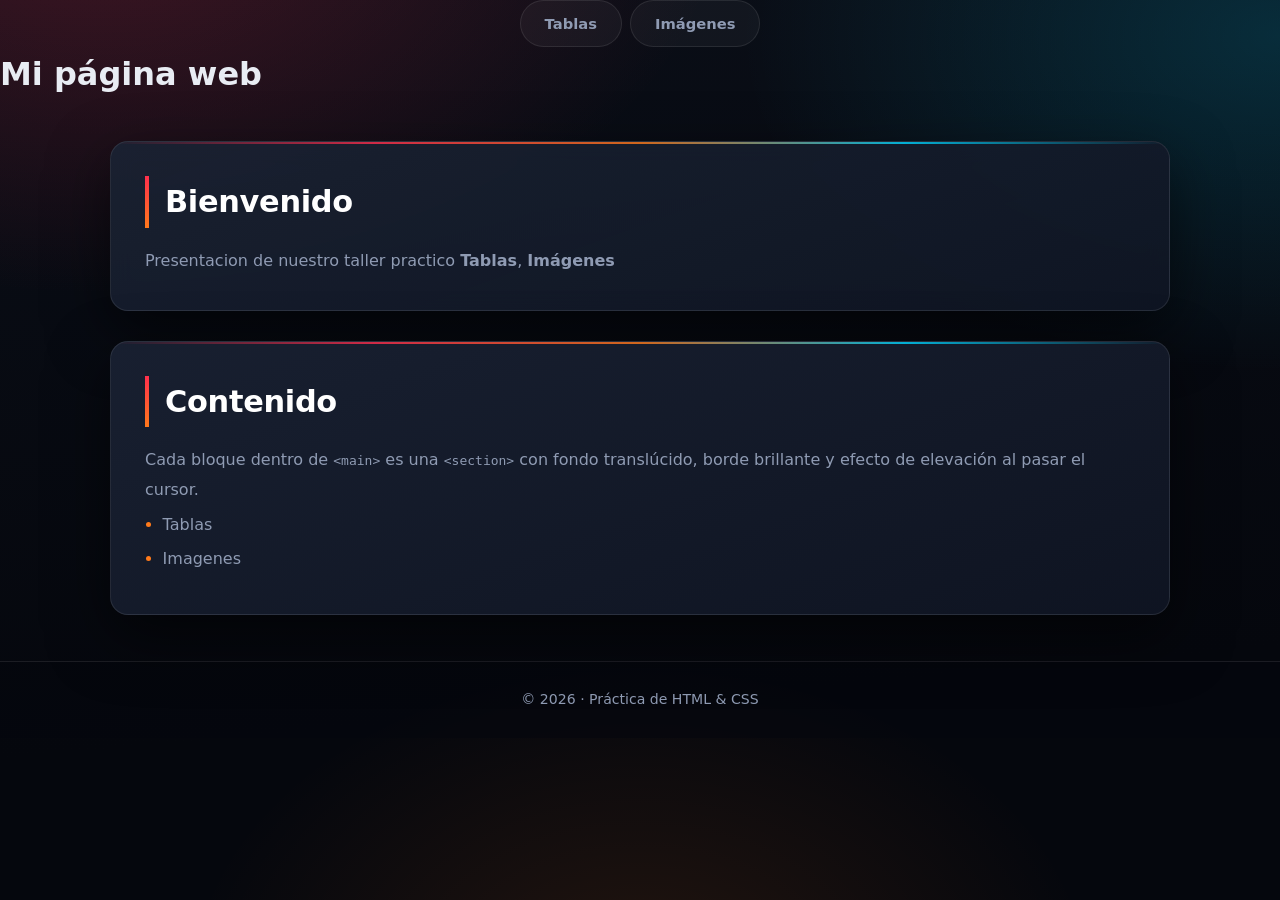
<file: index.html>
<!DOCTYPE html>
<html lang="es">
<head>
    <meta charset="UTF-8">
    <meta name="viewport" content="width=device-width, initial-scale=1.0">
    <title>Mi página web</title>
    <meta name="description" content="Sitio de práctica de HTML y CSS">
    <link rel="stylesheet" href="style.css">
</head>

<body>
    <nav class="navbar navbar-expand-sm bg-light" aria-label="Navegación principal">
        <div class="container-fluid">
            <ul class="navbar-nav">
                <li class="nav-item">
                    <a class="nav-link" href="tablas.htm">Tablas</a>
                </li>
                <li class="nav-item">
                    <a class="nav-link" href="imagenes.html">Imágenes</a>
                </li>
                
            </ul>
        </div>
    </nav>

    <head>
        <h1>Mi página web</h1>
    </head>

    <main>
        <section>
            <h2>Bienvenido</h2>
            <p>
                Presentacion de nuestro taller practico <strong>Tablas</strong>, <strong>Imágenes</strong>
            </p>
        </section>

        <section>
            <h2>Contenido</h2>
            <p>
                Cada bloque dentro de <code>&lt;main&gt;</code> es una
                <code>&lt;section&gt;</code> con fondo translúcido, borde brillante
                y efecto de elevación al pasar el cursor.
            </p>
            <ul>
                <li>Tablas</li>
                <li>Imagenes</li>
            </ul>
        </section>
    </main>

    <footer>
        <p>© 2026 · Práctica de HTML &amp; CSS</p>
    </footer>

</body>
</html>
</file>
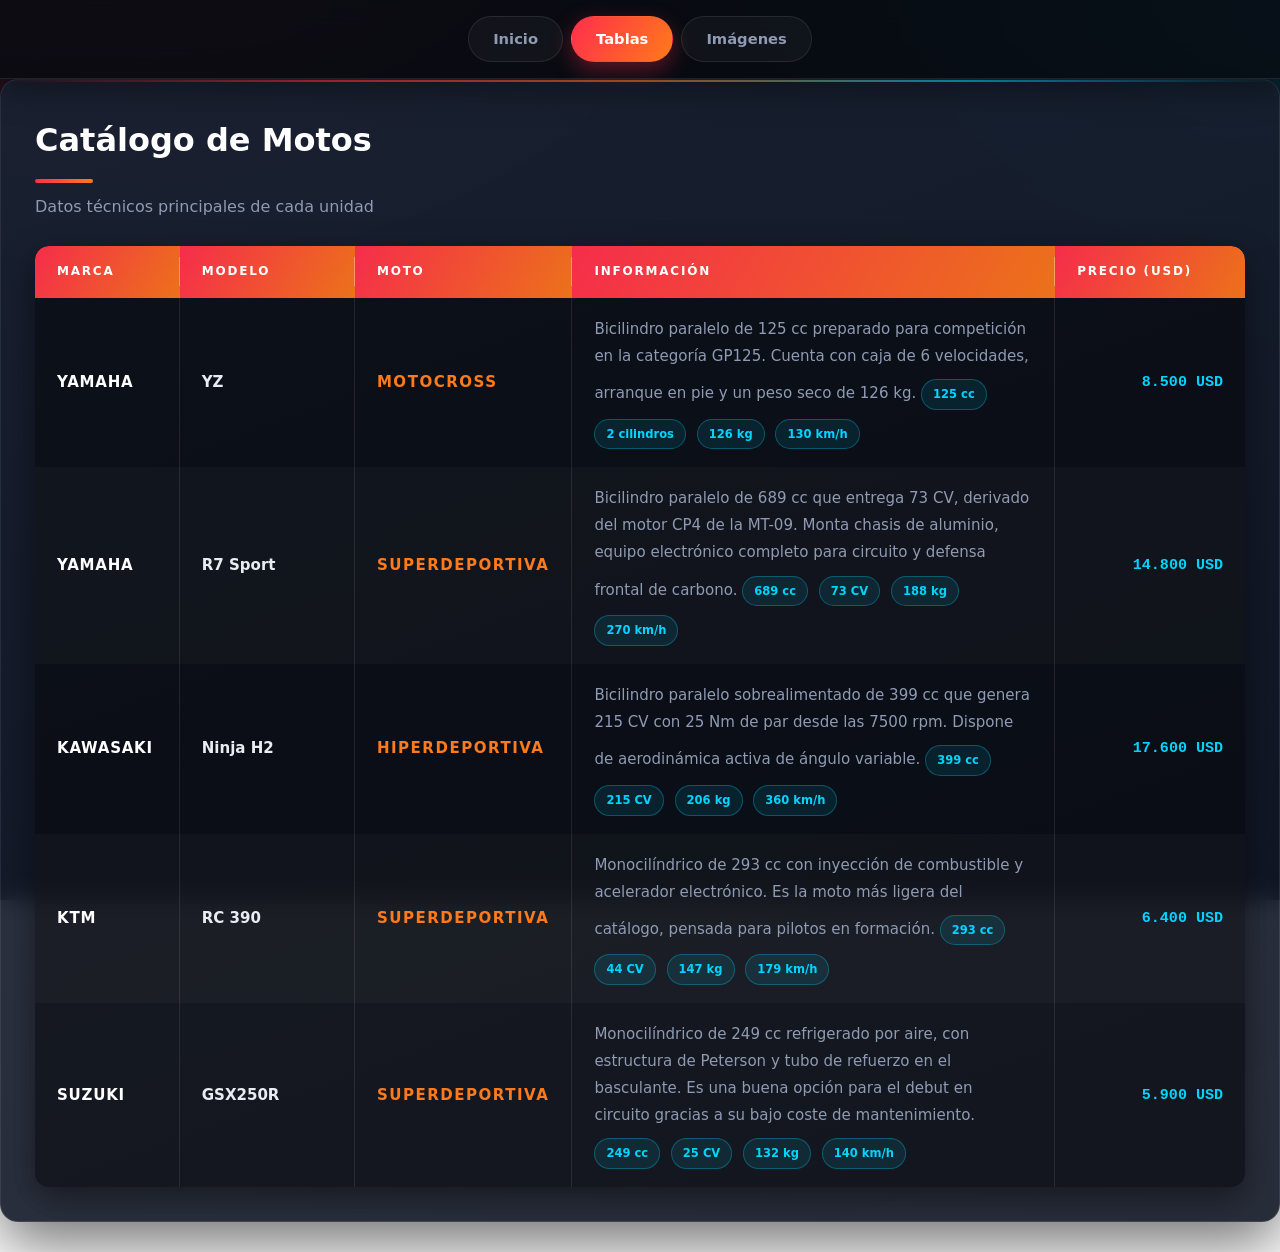
<file: tablas.htm>
<!DOCTYPE html>
<html lang="es">
<head>
    <meta charset="UTF-8">
    <meta name="viewport" content="width=device-width, initial-scale=1">
    <title>Catálogo de Motos</title>
    <link rel="stylesheet" href="Tablas.css">
</head>
<body>

    <header class="rr-topbar">
        <div class="container">
            <nav class="rr-navbar" aria-label="Navegación principal">
                <ul class="rr-navbar__list">
                    <li><a class="rr-navbar__link" href="index.html">Inicio</a></li>
                    <li><a class="rr-navbar__link is-active" href="tablas.htm" aria-current="page">Tablas</a></li>
                    <li><a class="rr-navbar__link" href="imagenes.html">Imágenes</a></li>
                </ul>
            </nav>
        </div>
    </header>

    <section class="rr-panel" aria-labelledby="titulo-catalogo">
        <h2 class="rr-panel__title" id="titulo-catalogo">Catálogo de Motos</h2>
        <p class="rr-panel__sub">Datos técnicos principales de cada unidad</p>

        <div class="rr-table-wrap">
            <table class="rr-table">

                <colgroup>
                    <col class="rr-col-marca">
                    <col class="rr-col-modelo">
                    <col class="rr-col-moto">
                    <col class="rr-col-info">
                    <col class="rr-col-precio">
                </colgroup>
                <thead>
                    <tr>
                        <th scope="col">Marca</th>
                        <th scope="col">Modelo</th>
                        <th scope="col">Moto</th>
                        <th scope="col">Información</th>
                        <th scope="col">Precio (USD)</th>
                    </tr>
                </thead>
                <tbody>
                    <tr>
                        <th scope="row" class="rr-table__marca">Yamaha</th>
                        <td class="rr-table__modelo">YZ</td>
                        <td class="rr-table__moto">Motocross</td>
                        <td class="rr-table__info">
                            Bicilindro paralelo de 125 cc preparado para competición en la
                            categoría GP125. Cuenta con caja de 6 velocidades, arranque en
                            pie y un peso seco de 126 kg.
                            <span class="rr-chip">125 cc</span>
                            <span class="rr-chip">2 cilindros</span>
                            <span class="rr-chip">126 kg</span>
                            <span class="rr-chip">130 km/h</span>
                        </td>
                        <td class="rr-table__precio">8.500 USD</td>
                    </tr>
                    <tr>
                        <th scope="row" class="rr-table__marca">Yamaha</th>
                        <td class="rr-table__modelo">R7 Sport</td>
                        <td class="rr-table__moto">Superdeportiva</td>
                        <td class="rr-table__info">
                            Bicilindro paralelo de 689 cc que entrega 73 CV, derivado del
                            motor CP4 de la MT-09. Monta chasis de aluminio, equipo electrónico
                            completo para circuito y defensa frontal de carbono.
                            <span class="rr-chip">689 cc</span>
                            <span class="rr-chip">73 CV</span>
                            <span class="rr-chip">188 kg</span>
                            <span class="rr-chip">270 km/h</span>
                        </td>
                        <td class="rr-table__precio">14.800 USD</td>
                    </tr>
                    <tr>
                        <th scope="row" class="rr-table__marca">Kawasaki</th>
                        <td class="rr-table__modelo">Ninja H2</td>
                        <td class="rr-table__moto">Hiperdeportiva</td>
                        <td class="rr-table__info">
                            Bicilindro paralelo sobrealimentado de 399 cc que genera 215 CV
                            con 25 Nm de par desde las 7500 rpm. Dispone de aerodinámica
                            activa de ángulo variable.
                            <span class="rr-chip">399 cc</span>
                            <span class="rr-chip">215 CV</span>
                            <span class="rr-chip">206 kg</span>
                            <span class="rr-chip">360 km/h</span>
                        </td>
                        <td class="rr-table__precio">17.600 USD</td>
                    </tr>
                    <tr>
                        <th scope="row" class="rr-table__marca">KTM</th>
                        <td class="rr-table__modelo">RC 390</td>
                        <td class="rr-table__moto">Superdeportiva</td>
                        <td class="rr-table__info">
                            Monocilíndrico de 293 cc con inyección de combustible y
                            acelerador electrónico. Es la moto más ligera del catálogo,
                            pensada para pilotos en formación.
                            <span class="rr-chip">293 cc</span>
                            <span class="rr-chip">44 CV</span>
                            <span class="rr-chip">147 kg</span>
                            <span class="rr-chip">179 km/h</span>
                        </td>
                        <td class="rr-table__precio">6.400 USD</td>
                    </tr>
                    <tr>
                        <th scope="row" class="rr-table__marca">Suzuki</th>
                        <td class="rr-table__modelo">GSX250R</td>
                        <td class="rr-table__moto">Superdeportiva</td>
                        <td class="rr-table__info">
                            Monocilíndrico de 249 cc refrigerado por aire, con estructura de
                            Peterson y tubo de refuerzo en el basculante. Es una buena
                            opción para el debut en circuito gracias a su bajo coste de
                            mantenimiento.
                            <span class="rr-chip">249 cc</span>
                            <span class="rr-chip">25 CV</span>
                            <span class="rr-chip">132 kg</span>
                            <span class="rr-chip">140 km/h</span>
                        </td>
                        <td class="rr-table__precio">5.900 USD</td>
                    </tr>
                </tbody>
            </table>
        </div>
    </section>

</body>
</html>
</file>
<file: style.css>
/* ==========================================
   Reset y Variables
   ========================================== */
*,
*::before,
*::after {
    margin: 0;
    padding: 0;
    box-sizing: border-box;
}

:root {
    --color-primario: #ff2e4d;
    --color-primario-2: #ff7a1a;
    --color-acento: #00d4ff;
    --color-fondo: #05070d;
    --color-fondo-2: #0a0e17;
    --color-superficie: rgba(20, 27, 42, .82);
    --color-borde: rgba(255, 255, 255, .09);
    --color-texto: #e8ecf3;
    --color-texto-suave: #8f9bb3;
    --radio: 18px;
    --sombra: 0 22px 60px rgba(0, 0, 0, .55);
    --glow: 0 0 0 1px rgba(255, 46, 77, .22), 0 0 26px rgba(255, 46, 77, .12);
    --transicion: 240ms cubic-bezier(.4, 0, .2, 1);
}

/* ==========================================
   Scrollbar
   ========================================== */
::-webkit-scrollbar { width: 10px; }
::-webkit-scrollbar-track { background: var(--color-fondo); }
::-webkit-scrollbar-thumb {
    background: linear-gradient(var(--color-primario), var(--color-primario-2));
    border-radius: 10px;
    border: 2px solid var(--color-fondo);
}

/* ==========================================
   Body
   ========================================== */
html { scroll-behavior: smooth; }

body {
    font-family: 'Segoe UI', system-ui, Tahoma, Geneva, Verdana, sans-serif;
    background:
        radial-gradient(1000px 620px at 8% -10%, rgba(255, 46, 77, .22), transparent 62%),
        radial-gradient(900px 560px at 100% 4%, rgba(0, 212, 255, .16), transparent 60%),
        radial-gradient(700px 500px at 50% 110%, rgba(255, 122, 26, .12), transparent 65%),
        linear-gradient(175deg, var(--color-fondo-2), var(--color-fondo) 75%);
    background-attachment: fixed;
    color: var(--color-texto);
    line-height: 1.7;
    min-height: 100vh;
}

/* ==========================================
   Header
   ========================================== */
header {
    position: sticky;
    top: 0;
    z-index: 10;
    padding: 22px clamp(18px, 4vw, 40px);
    background: rgba(8, 11, 18, .82);
    backdrop-filter: blur(16px);
    -webkit-backdrop-filter: blur(16px);
    border-bottom: 1px solid var(--color-borde);
    box-shadow: 0 10px 34px rgba(0, 0, 0, .4);
}

header h1 {
    font-size: clamp(1.9rem, 5.6vw, 3.1rem);
    font-weight: 900;
    line-height: 1.06;
    letter-spacing: -.035em;
    text-transform: uppercase;
    background: linear-gradient(100deg, #ffffff 4%, var(--color-primario) 40%, var(--color-primario-2) 66%, var(--color-acento) 100%);
    -webkit-background-clip: text;
    background-clip: text;
    color: transparent;
    margin-bottom: 14px;
}

header h1::after {
    content: "";
    display: block;
    width: 58px;
    height: 4px;
    margin-top: 12px;
    border-radius: 4px;
    background: linear-gradient(90deg, var(--color-primario), var(--color-primario-2));
}

/* ==========================================
   Navegación
   ========================================== */
nav ul {
    list-style: none;
    display: flex;
    flex-wrap: wrap;
    justify-content: center;
    gap: 8px;
}

nav a {
    position: relative;
    display: inline-block;
    padding: 10px 24px;
    text-decoration: none;
    font-size: .92rem;
    font-weight: 600;
    color: var(--color-texto-suave);
    background: rgba(255, 255, 255, .04);
    border: 1px solid var(--color-borde);
    border-radius: 999px;
    transition: color var(--transicion), background var(--transicion),
                border-color var(--transicion), transform var(--transicion),
                box-shadow var(--transicion);
}

nav a:hover {
    transform: translateY(-2px);
    color: #ffffff;
    background: rgba(255, 46, 77, .16);
    border-color: rgba(255, 46, 77, .55);
    box-shadow: 0 8px 24px rgba(255, 46, 77, .28);
}

nav a:focus-visible {
    outline: 2px solid var(--color-acento);
    outline-offset: 3px;
}

/* ==========================================
   Contenido Principal
   ========================================== */
main {
    max-width: 1100px;
    margin: 40px auto;
    padding: 0 clamp(15px, 3vw, 20px);
}

/* ==========================================
   Tarjetas de Sección
   ========================================== */
section {
    position: relative;
    overflow: hidden;
    margin-bottom: 30px;
    padding: clamp(20px, 3.5vw, 34px);
    background: linear-gradient(160deg, rgba(26, 34, 51, .92), rgba(16, 22, 36, .9));
    border: 1px solid var(--color-borde);
    border-radius: var(--radio);
    box-shadow: var(--sombra);
    backdrop-filter: blur(12px);
    -webkit-backdrop-filter: blur(12px);
    transition: transform var(--transicion), box-shadow var(--transicion),
                border-color var(--transicion);
}

/* brillo superior */
section::before {
    content: "";
    position: absolute;
    inset: 0 0 auto 0;
    height: 2px;
    background: linear-gradient(90deg, transparent, var(--color-primario), var(--color-primario-2), var(--color-acento), transparent);
    opacity: .8;
}

section:hover {
    transform: translateY(-8px);
    border-color: rgba(255, 46, 77, .38);
    box-shadow: 0 34px 84px rgba(0, 0, 0, .72), var(--glow);
}

section h2 {
    display: flex;
    align-items: center;
    gap: 12px;
    font-size: clamp(1.3rem, 3.4vw, 1.9rem);
    font-weight: 800;
    letter-spacing: -.01em;
    color: #ffffff;
    margin-bottom: 18px;
    padding-left: 16px;
    border-left: 4px solid transparent;
    border-image: linear-gradient(var(--color-primario), var(--color-primario-2)) 1;
}

section p {
    color: var(--color-texto-suave);
    line-height: 1.85;
}

section p + p { margin-top: .9rem; }

section a:not(nav a) {
    color: var(--color-primario-2);
    text-decoration: none;
    border-bottom: 1px dashed rgba(255, 122, 26, .5);
    transition: color var(--transicion), border-color var(--transicion);
}

section a:not(nav a):hover {
    color: var(--color-primario);
    border-color: var(--color-primario);
}

/* listas dentro de secciones */
section ul {
    margin: .4rem 0 .4rem 1.1rem;
    color: var(--color-texto-suave);
}

section li { margin-bottom: .45rem; }
section li::marker { color: var(--color-primario-2); }

/* ==========================================
   Footer
   ========================================== */
footer {
    margin-top: 46px;
    padding: 26px;
    text-align: center;
    font-size: .88rem;
    color: var(--color-texto-suave);
    border-top: 1px solid var(--color-borde);
    background: rgba(5, 7, 13, .55);
}

footer a {
    color: var(--color-primario-2);
    text-decoration: none;
}

footer a:hover { color: var(--color-primario); }

/* ==========================================
   Accesibilidad: menos movimiento
   ========================================== */
@media (prefers-reduced-motion: reduce) {
    * { transition: none !important; animation: none !important; }
    html { scroll-behavior: auto; }
}

/* ==========================================
   Responsive
   ========================================== */
@media (max-width: 600px) {

    header { padding: 18px; }

    nav ul {
        flex-direction: column;
        align-items: stretch;
        justify-content: center;
        gap: 10px;
    }

    nav li { display: flex; justify-content: center; }

    nav a {
        display: block;
        width: 100%;
        text-align: center;
    }

    main { padding: 0 15px; }

    section {
        padding: 20px 16px;
        border-radius: 15px;
    }

    section:hover { transform: none; }

    section h2 { font-size: 1.24rem; }
}
/* Imagen más grande y centrada simétricamente */
.img-cell img {
    display: block;
    width: 950px;       /* Ancho grande y llamativo */
    height: 650px;      /* Altura proporcional elegante */
    margin: 0 auto;     /* Centrado horizontal automático absoluto */
    border-radius: 12px;
    box-shadow: 0 6px 16px rgba(0, 0, 0, 0.15);
    object-fit: cover;
    transition: transform 0.3s ease;
}
</file>
<file: Tablas.css>
/* ==========================================
   1. RESET
   Quita márgenes por defecto de los   navegadores y hace que el ancho
   incluya padding y borde.
   ========================================== */
*,
*::before,
*::after {
    margin: 0;
    padding: 0;
    box-sizing: border-box;
}

/* ==========================================
   2. VARIABLES
   Colores, sombras y tiempos de
   transición usados en todo el sitio.
   Cambiar aquí modifica el tema entero.
   ========================================== */
:root {
    --rr-dark: #0a0e17;
    --rr-deep: #05070d;
    --rr-line: rgba(255, 255, 255, .09);
    --rr-text: #e8ecf3;
    --rr-muted: #8f9bb3;
    --rr-accent: #ff2e4d;
    --rr-accent-2: #ff7a1a;
    --rr-accent-3: #00d4ff;
    --rr-radius: 18px;
    --rr-shadow: 0 22px 60px rgba(0, 0, 0, .55);
    --rr-shadow-lg: 0 34px 84px rgba(0, 0, 0, .72);
    --rr-ease: 240ms cubic-bezier(.4, 0, .2, 1);
}

/* ==========================================
   3. FONDO Y TEXTO GENERAL
   Tres luces de color sobre un fondo
   oscuro para dar profundidad.
   ========================================== */
body {
    font-family: "Segoe UI", system-ui, -apple-system, Roboto, sans-serif;
    min-height: 100vh;
    line-height: 1.65;
    color: var(--rr-text);
    background:
        radial-gradient(1000px 620px at 8% -10%, rgba(255, 46, 77, .22), transparent 62%),
        radial-gradient(900px 560px at 100% 4%, rgba(0, 212, 255, .16), transparent 60%),
        radial-gradient(700px 500px at 50% 110%, rgba(255, 122, 26, .12), transparent 65%),
        linear-gradient(175deg, var(--rr-dark), var(--rr-deep) 75%);
    background-attachment: fixed;
    overflow-x: hidden;
}

img {
    max-width: 100%;
    height: auto;
    display: block;
}

/* ==========================================
   4. ACCESIBILIDAD
   Enlace para saltar el menú y anillo
   de foco visible en elementos clicables.
   ========================================== */
.rr-skip {
    position: absolute;
    top: -80px;
    left: 16px;
    z-index: 200;
    padding: 10px 18px;
    font-weight: 700;
    text-decoration: none;
    color: #fff;
    background: var(--rr-accent);
    border-radius: 0 0 12px 12px;
    transition: top var(--rr-ease);
}

.rr-skip:focus {
    top: 0;
    color: #fff;
}

a:focus-visible {
    outline: 2px solid var(--rr-accent-3);
    outline-offset: 3px;
}

/* ==========================================
   5. CONTENEDOR PRINCIPAL
   Limita el ancho y centra el contenido.
   ========================================== */
.rr-main {
    width: min(1180px, 100% - 2.5rem);
    margin-inline: auto;
    padding-block: clamp(38px, 7vw, 80px);
}

/* ==========================================
   6. BARRA DE NAVEGACIÓN
   Franja fija arriba con fondo
   traslúcido y efecto de cristal.
   Los enlaces están siempre visibles:
   en horizontal en escritorio y en
   columna en pantallas pequeñas.
   ========================================== */
.rr-topbar {
    position: sticky;
    top: 0;
    z-index: 100;
    padding: 16px 0;
    background: rgba(8, 11, 18, .82);
    border-bottom: 1px solid var(--rr-line);
    box-shadow: 0 10px 34px rgba(0, 0, 0, .4);
    backdrop-filter: blur(16px);
    -webkit-backdrop-filter: blur(16px);
}

.rr-navbar {
    display: flex;
    flex-wrap: wrap;
    align-items: center;
    justify-content: center;
    gap: 14px;
}

.rr-navbar__list {
    display: flex;
    flex-wrap: wrap;
    align-items: center;
    justify-content: center;
    gap: 8px;
    margin: 0;
    padding: 0;
    list-style: none;
}

/* Botones de menú en forma de píldora */
.rr-navbar__link {
    display: inline-block;
    padding: 10px 24px;
    font-size: .92rem;
    font-weight: 600;
    text-decoration: none;
    color: var(--rr-muted);
    background: rgba(255, 255, 255, .04);
    border: 1px solid var(--rr-line);
    border-radius: 999px;
    transition: color var(--rr-ease), background var(--rr-ease),
                border-color var(--rr-ease), transform var(--rr-ease),
                box-shadow var(--rr-ease);
}

.rr-navbar__link:hover {
    transform: translateY(-2px);
    color: #fff;
    background: rgba(255, 46, 77, .16);
    border-color: rgba(255, 46, 77, .55);
    box-shadow: 0 8px 24px rgba(255, 46, 77, .28);
}

/* Sección activa: degradado rojo a naranja */
.rr-navbar__link.is-active,
.rr-navbar__link[aria-current="page"] {
    color: #fff;
    background: linear-gradient(120deg, var(--rr-accent), var(--rr-accent-2));
    border-color: transparent;
    box-shadow: 0 8px 22px rgba(255, 46, 77, .35);
}

.rr-navbar__link.is-active:hover {
    filter: brightness(1.08);
    box-shadow: 0 12px 30px rgba(255, 46, 77, .45);
}

/* ==========================================
   7. ENCABEZADO PRINCIPAL
   Etiqueta pequeña, título con
   degradado y cuadro de datos.
   ========================================== */
.rr-intro {
    position: relative;
    margin-bottom: clamp(26px, 4vw, 44px);
}

/* Cuadrícula decorativa detrás del título */
.rr-intro::before {
    content: "";
    position: absolute;
    inset: -40px -60px auto;
    height: 340px;
    background-image:
        linear-gradient(rgba(255, 255, 255, .04) 1px, transparent 1px),
        linear-gradient(90deg, rgba(255, 255, 255, .04) 1px, transparent 1px);
    background-size: 56px 56px;
    -webkit-mask-image: radial-gradient(ellipse at 20% 40%, #000, transparent 72%);
    mask-image: radial-gradient(ellipse at 20% 40%, #000, transparent 72%);
    pointer-events: none;
}

.rr-intro__kicker {
    position: relative;
    display: inline-flex;
    align-items: center;
    gap: 9px;
    margin-bottom: 20px;
    padding: 7px 16px;
    font-size: .73rem;
    font-weight: 800;
    text-transform: uppercase;
    letter-spacing: .24em;
    color: var(--rr-accent-2);
    background: rgba(255, 122, 26, .1);
    border: 1px solid rgba(255, 122, 26, .32);
    border-radius: 999px;
}

.rr-intro__kicker::before {
    content: "";
    width: 7px;
    height: 7px;
    background: var(--rr-accent);
    border-radius: 50%;
    box-shadow: 0 0 0 4px rgba(255, 46, 77, .22);
}

.rr-intro__title {
    position: relative;
    margin-bottom: 18px;
    font-size: clamp(2.1rem, 6.4vw, 4.2rem);
    font-weight: 900;
    line-height: 1.04;
    letter-spacing: -.035em;
    text-transform: uppercase;
    background: linear-gradient(100deg, #ffffff 4%, var(--rr-accent) 40%, var(--rr-accent-2) 66%, var(--rr-accent-3) 100%);
    -webkit-background-clip: text;
    background-clip: text;
    color: transparent;
}

.rr-intro__lead {
    position: relative;
    max-width: 62ch;
    margin-bottom: 26px;
    font-size: clamp(.98rem, 2vw, 1.12rem);
    color: var(--rr-muted);
}

.rr-intro__stats {
    position: relative;
    display: flex;
    flex-wrap: wrap;
    gap: 12px;
}

/* Cuadros de datos estadísticos */
.rr-stat {
    flex: 1 1 150px;
    padding: 16px 20px;
    background: rgba(255, 255, 255, .04);
    border: 1px solid var(--rr-line);
    border-radius: 14px;
    transition: transform var(--rr-ease), background var(--rr-ease),
                border-color var(--rr-ease), box-shadow var(--rr-ease);
}

.rr-stat:hover {
    transform: translateY(-5px);
    background: rgba(255, 255, 255, .07);
    border-color: rgba(255, 46, 77, .45);
    box-shadow: 0 16px 38px rgba(0, 0, 0, .5);
}

.rr-stat__value {
    display: block;
    font-size: 1.55rem;
    font-weight: 900;
    background: linear-gradient(120deg, var(--rr-accent), var(--rr-accent-2));
    -webkit-background-clip: text;
    background-clip: text;
    color: transparent;
}

.rr-stat__label {
    font-size: .74rem;
    font-weight: 700;
    text-transform: uppercase;
    letter-spacing: .14em;
    color: var(--rr-muted);
}

/* ==========================================
   8. PANELES   Tarjetas grandes que agrupan   cada apartado de la página.
   ========================================== */
.rr-panel {
    position: relative;
    overflow: hidden;
    margin-bottom: 30px;
    padding: clamp(20px, 3.6vw, 34px);
    background: linear-gradient(160deg, rgba(26, 34, 51, .92), rgba(16, 22, 36, .9));
    border: 1px solid var(--rr-line);
    border-radius: var(--rr-radius);
    box-shadow: var(--rr-shadow);
    backdrop-filter: blur(12px);
    -webkit-backdrop-filter: blur(12px);
    transition: transform var(--rr-ease), border-color var(--rr-ease),
                box-shadow var(--rr-ease);
}

/* Franja de luz en el borde superior */
.rr-panel::before {
    content: "";
    position: absolute;
    top: 0;
    left: 0;
    right: 0;
    height: 2px;
    opacity: .8;
    background: linear-gradient(90deg, transparent, var(--rr-accent), var(--rr-accent-2), var(--rr-accent-3), transparent);
}

/* Halo rojo que se expande al pasar el cursor */
.rr-panel::after {
    content: "";
    position: absolute;
    top: -55%;
    right: -10%;
    width: 340px;
    height: 340px;
    background: radial-gradient(circle, rgba(255, 46, 77, .18), transparent 68%);
    pointer-events: none;
    transition: transform var(--rr-ease);
}

.rr-panel:hover {
    transform: translateY(-8px);
    border-color: rgba(255, 46, 77, .38);
    box-shadow: var(--rr-shadow-lg), 0 0 0 1px rgba(255, 46, 77, .22);
}

.rr-panel:hover::after {
    transform: scale(1.25);
}

/* El contenido queda por encima de los adornos */
.rr-panel > * {
    position: relative;
    z-index: 1;
}

.rr-panel__title {
    margin-bottom: 10px;
    font-size: clamp(1.4rem, 3.6vw, 2rem);
    font-weight: 800;
    color: #fff;
}

.rr-panel__title::after {
    content: "";
    display: block;
    width: 58px;
    height: 4px;
    margin-top: 12px;
    border-radius: 4px;
    background: linear-gradient(90deg, var(--rr-accent), var(--rr-accent-2));
}

.rr-panel__sub,
.rr-panel p {
    margin-bottom: 24px;
    color: var(--rr-muted);
    line-height: 1.8;
}

/* ==========================================
   9. TABLA
   Contenedor con scroll horizontal   y formato de cada celda.
   ========================================== */
.rr-table-wrap {
    overflow-x: auto;
    border-radius: 14px;
    box-shadow: 0 12px 34px rgba(0, 0, 0, .45);
}

.rr-table {
    width: 100%;
    min-width: 940px;
    border-collapse: separate;
    border-spacing: 0;
    background: rgba(5, 7, 13, .6);
    color: var(--rr-text);
    vertical-align: middle;
}

/* Anchos de cada columna */
.rr-col-marca { width: 12%; }
.rr-col-modelo { width: 15%; }
.rr-col-moto { width: 14%; }
.rr-col-info { width: 43%; }
.rr-col-precio { width: 16%; }

/* Cabecera con degradado */
.rr-table thead th {
    position: relative;
    padding: 16px 22px;
    font-size: .75rem;
    font-weight: 800;
    text-transform: uppercase;
    letter-spacing: .15em;
    text-align: left;
    color: #fff;
    background: linear-gradient(120deg, rgba(255, 46, 77, .96), rgba(255, 122, 26, .92));
    border: none;
    white-space: nowrap;
}

/* Línea divisoria entre cabeceras */
.rr-table thead th:not(:last-child)::after {
    content: "";
    position: absolute;
    top: 22%;
    right: 0;
    width: 1px;
    height: 56%;
    background: rgba(255, 255, 255, .32);
}

.rr-table thead th:first-child { border-radius: 14px 0 0 0; }
.rr-table thead th:last-child { border-radius: 0 14px 0 0; }

.rr-table tbody th,
.rr-table tbody td {
    padding: 18px 22px;
    font-size: .94rem;
    color: var(--rr-muted);
    background: transparent;
    border-color: var(--rr-line);
    transition: background var(--rr-ease), color var(--rr-ease),
                box-shadow var(--rr-ease);
}

/* Separación vertical entre columnas del cuerpo */
.rr-table tbody th,
.rr-table tbody td:not(:last-child) {
    border-right: 1px solid var(--rr-line);
    text-align: left;
}

/* Filas alternas ligeramente más claras */
.rr-table tbody tr:nth-child(even) th,
.rr-table tbody tr:nth-child(even) td {
    background: rgba(255, 255, 255, .022);
}

/* Resaltado de la fila al pasar el cursor */
.rr-table tbody tr:hover th,
.rr-table tbody tr:hover td {
    color: var(--rr-text);
    background: rgba(255, 46, 77, .1);
    box-shadow: inset 4px 0 0 var(--rr-accent);
}

.rr-table__marca {
    font-weight: 800;
    letter-spacing: .05em;
    text-transform: uppercase;
    color: #fff !important;
    white-space: nowrap;
}

.rr-table__modelo {
    font-size: 1.06rem;
    font-weight: 700;
    color: var(--rr-text) !important;
    white-space: nowrap;
}

/* Degradado sobre el texto con color de
   respaldo para navegadores antiguos */
.rr-table__moto {
    font-weight: 800;
    font-size: .8rem;
    letter-spacing: .1em;
    text-transform: uppercase;
    white-space: nowrap;
    color: var(--rr-accent-2) !important;
    background: linear-gradient(120deg, var(--rr-accent), var(--rr-accent-2));
    -webkit-background-clip: text;
    background-clip: text;
}

@supports not ((background-clip: text) or (-webkit-background-clip: text)) {
    .rr-table__moto {
        background: none;
    }
}

.rr-table__info {
    min-width: 0;
    line-height: 1.8;
}

.rr-table__precio {
    font-family: Consolas, "Courier New", monospace;
    font-size: 1rem;
    font-weight: 700;
    text-align: right;
    white-space: nowrap;
    color: var(--rr-accent-3) !important;
}

/* Etiquetas pequeñas de especificaciones */
.rr-chip {
    display: inline-block;
    margin-top: 9px;
    margin-right: 6px;
    padding: 4px 11px;
    font-size: .72rem;
    font-weight: 700;
    white-space: nowrap;
    color: var(--rr-accent-3);
    background: rgba(0, 212, 255, .1);
    border: 1px solid rgba(0, 212, 255, .3);
    border-radius: 999px;
    transition: background var(--rr-ease), color var(--rr-ease),
                box-shadow var(--rr-ease);
}

.rr-table tbody tr:hover .rr-chip {
    color: #eafcff;
    background: rgba(0, 212, 255, .2);
    box-shadow: 0 0 14px rgba(0, 212, 255, .28);
}

/* ==========================================
   10. GALERÍA DE IMÁGENES
   Marco para cada foto con su pie.
   ========================================== */
.rr-figure {
    margin-bottom: 22px;
    padding: 12px;
    background: rgba(5, 7, 13, .5);
    border: 1px solid var(--rr-line);
    border-radius: 16px;
    transition: transform var(--rr-ease), border-color var(--rr-ease),
                box-shadow var(--rr-ease);
}

.rr-figure:hover {
    transform: translateY(-6px);
    border-color: rgba(0, 212, 255, .42);
    box-shadow: 0 18px 44px rgba(0, 0, 0, .5);
}

.rr-figure img {
    width: 100%;
    border-radius: 10px;
}

.rr-figure figcaption {
    padding: 12px 6px 4px;
    font-size: .88rem;
    color: var(--rr-muted);
}

/* ==========================================
   11. PIE DE PÁGINA
   ========================================== */
.rr-footer {
    margin-top: 46px;
    padding: 30px 0;
    text-align: center;
    font-size: .88rem;
    color: var(--rr-muted);
    border-top: 1px solid var(--rr-line);
    background: rgba(5, 7, 13, .45);
}

.rr-footer strong {
    background: linear-gradient(90deg, var(--rr-accent), var(--rr-accent-2));
    -webkit-background-clip: text;
    background-clip: text;
    color: transparent;
}

/* ==========================================
   12. RESPETA LA PREFERENCIA
   DEL USUARIO DE REDUCIR   LAS ANIMACIONES.
   ========================================== */
@media (prefers-reduced-motion: reduce) {
    *,
    *::before,
    *::after {
        transition: none !important;
        animation: none !important;
    }

    .rr-panel:hover,
    .rr-stat:hover,
    .rr-figure:hover,
    .rr-navbar__link:hover {
        transform: none;
    }
}

/* ==========================================
   13. ADAPTACIÓN A PANTALLAS
   MEDIANAS: MENÚ EN COLUMNA
   (sin botón hamburguesa, siempre
   visible y centrado)
   ========================================== */
@media (max-width: 767.98px) {
    .rr-topbar { padding: 12px 0; }
    .rr-main { width: min(1180px, 100% - 1.75rem); }

    .rr-navbar,
    .rr-navbar__list {
        flex-direction: column;
        align-items: stretch;
        justify-content: center;
        gap: 10px;
        width: 100%;
    }

    .rr-navbar__list > li {
        display: flex;
        justify-content: center;
    }

    .rr-navbar__link {
        display: block;
        width: 100%;
        text-align: center;
    }

    .rr-panel {
        padding: 18px 14px;
        border-radius: 15px;
    }

    .rr-panel:hover,
    .rr-stat:hover,
    .rr-figure:hover,
    .rr-navbar__link:hover {
        transform: none;
    }

    .rr-table {
        min-width: 800px;
    }

    .rr-table thead th,
    .rr-table tbody th,
    .rr-table tbody td {
        padding: 14px 18px;
    }
}
</file>
